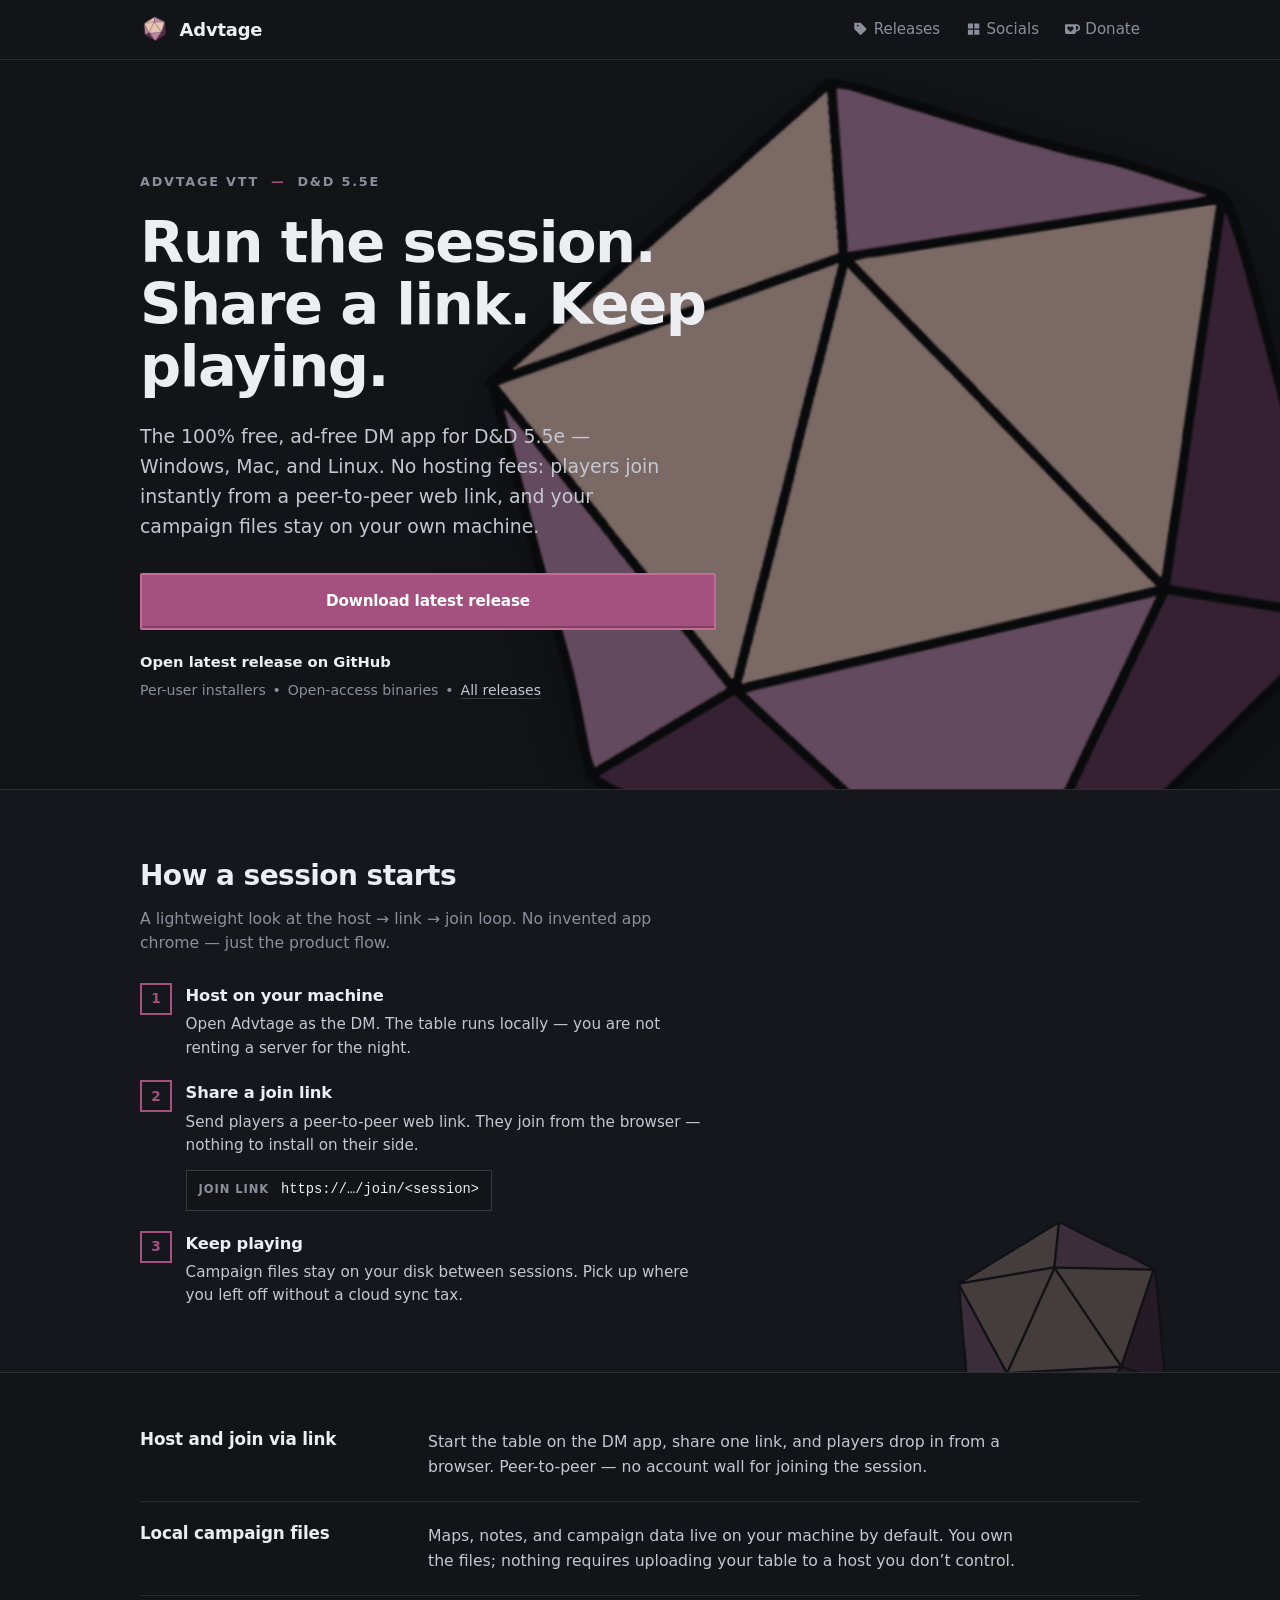
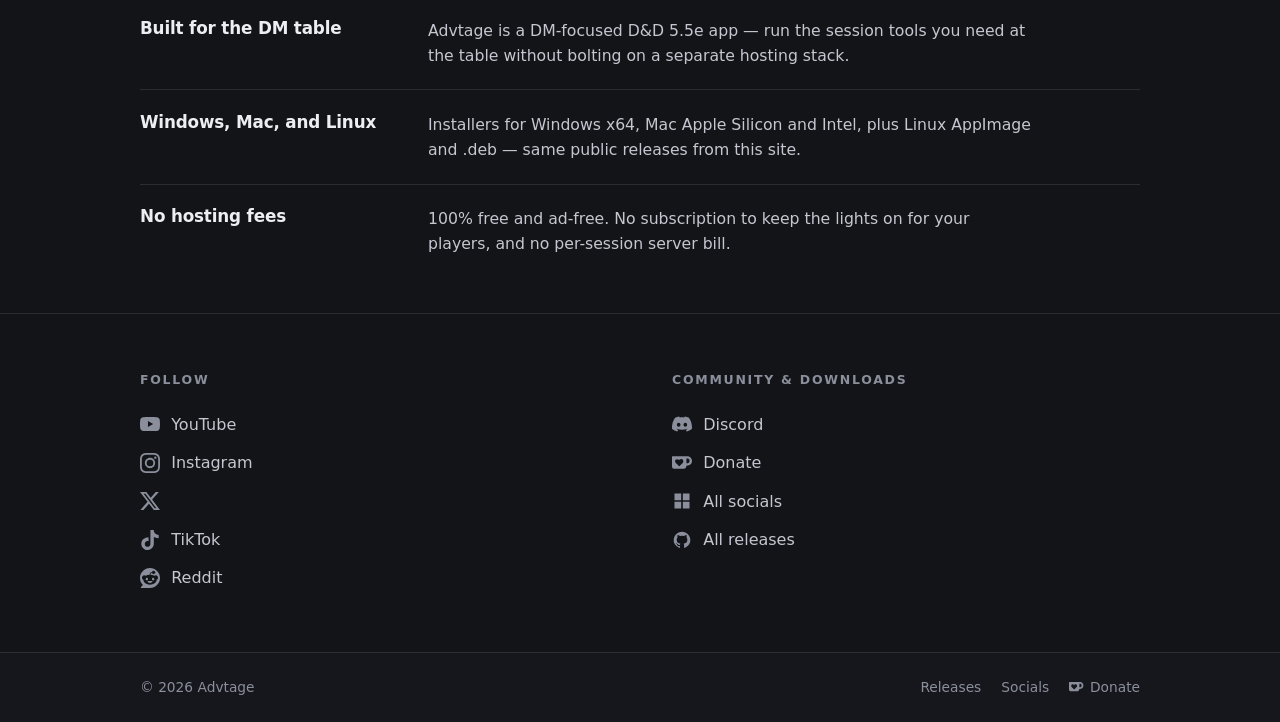
<file: index.html>
<!DOCTYPE html>
<html lang="en">
<head>
  <meta charset="utf-8" />
  <meta name="viewport" content="width=device-width, initial-scale=1" />
  <title>Advtage • DM tools for tabletop sessions</title>
  <meta name="description" content="The 100% free, ad-free DM app for D&amp;D 5.5e — Windows, Mac, and Linux. Zero hosting fees — players join instantly via a peer-to-peer web link while campaign files stay on your machine." />
  <meta property="og:title" content="Advtage — Run the session. Share a link. Keep playing." />
  <meta property="og:description" content="Free, ad-free DM app for D&amp;D 5.5e on Windows, Mac, and Linux. Players join via a peer-to-peer web link; campaign files stay on your machine." />
  <meta property="og:type" content="website" />
  <meta property="og:image" content="assets/adv-die.png" />
  <link rel="icon" href="assets/adv-die.png" type="image/png" />
  <link rel="apple-touch-icon" href="assets/adv-die.png" />
  <link rel="stylesheet" href="styles.css" />
</head>
<body>
  <a class="skip" href="#download-row">Skip to download</a>

  <header class="nav">
    <div class="nav__in">
      <a class="brand" href="index.html" aria-label="Advtage home">
        <img class="brand__icon" src="assets/adv-die.png" alt="" width="30" height="30" />
        <span class="brand__name">Advtage</span>
      </a>
      <nav class="nav__links" aria-label="Primary">
        <a class="nav-link" href="releases.html">
          <svg class="nav-link__icon" viewBox="0 0 24 24" aria-hidden="true"><path d="M20.59 13.41 13.42 20.58a2 2 0 0 1-2.83 0L2 12V2h10l8.59 8.59a2 2 0 0 1 0 2.82ZM7.5 8A1.5 1.5 0 1 0 7.5 5 1.5 1.5 0 0 0 7.5 8Z"/></svg>
          <span>Releases</span>
        </a>
        <a class="nav-link" href="socials.html">
          <svg class="nav-link__icon" viewBox="0 0 24 24" aria-hidden="true"><path d="M3 3h8v8H3V3zm10 0h8v8h-8V3zM3 13h8v8H3v-8zm10 0h8v8h-8v-8z"/></svg>
          <span>Socials</span>
        </a>
        <a class="nav-link" href="https://ko-fi.com/advtage" target="_blank" rel="noopener noreferrer">
          <svg class="nav-link__icon" viewBox="0 0 24 24" aria-hidden="true"><path d="M23.881 8.948c-.773-4.085-4.859-4.593-4.859-4.593H.723c-.604 0-.679.798-.679.798s-.082 7.324-.022 11.822c.164 2.424 2.586 2.672 2.586 2.672s8.267-.023 11.966-.049c2.438-.426 2.683-2.566 2.658-3.734 4.352.24 7.422-2.831 6.649-6.916zm-11.062 3.511c-1.246 1.453-4.011 3.976-4.011 3.976s-.121.119-.31.023c-.076-.057-.108-.09-.108-.09-.443-.441-3.368-3.049-4.034-3.954-.709-.965-1.041-2.7-.091-3.71.951-1.01 3.005-1.086 4.363.407 0 0 1.565-1.782 3.468-.963 1.904.82 1.832 3.011.723 4.311zm6.173.478c-.928.116-1.682.028-1.682.028V7.284h1.77s1.971.551 1.971 2.638c0 1.913-.985 2.667-2.059 3.015z"/></svg>
          <span>Donate</span>
        </a>
      </nav>
    </div>
  </header>

  <main>
    <section class="hero">
      <div class="hero__mark" aria-hidden="true">
        <img class="hero__mark-img" src="assets/adv-die.png" alt="" width="920" height="920" />
      </div>
      <div class="hero__in">
        <div class="hero__text">
          <p class="eyebrow">Advtage VTT <span aria-hidden="true">—</span> D&amp;D 5.5e</p>
          <h1 class="hero__title">Run the session. Share a link. Keep playing.</h1>
          <p class="hero__lede">
            The 100% free, ad-free DM app for D&amp;D 5.5e — Windows, Mac, and Linux.
            No hosting fees: players join instantly from a peer-to-peer web link,
            and your campaign files stay on your own machine.
          </p>

          <div class="actions">
            <div class="dl-row" id="download-row">
              <a class="btn" id="download-btn" href="https://github.com/advtage/advtage.github.io/releases/latest">
                Download for Windows
              </a>
            </div>
          </div>

          <p class="version" id="version-line">Fetching latest version…</p>
          <p class="fine">Per-user installers <span class="mid">•</span> Open-access binaries <span class="mid">•</span> <a class="fine__link" href="releases.html">All releases</a></p>
          <p class="fine fine--caveat" id="mac-caveat" hidden>
            Mac builds are unsigned (not Apple Developer ID signed or notarized).
            First launch may need right-click → Open, or allow in System Settings → Privacy &amp; Security.
          </p>
        </div>
      </div>
    </section>

    <section class="how" aria-label="How a session starts">
      <div class="how__in">
        <div class="how__head">
          <h2 class="how__title">How a session starts</h2>
          <p class="how__lede">A lightweight look at the host → link → join loop. No invented app chrome — just the product flow.</p>
        </div>
        <ol class="how__steps">
          <li class="how-step">
            <span class="how-step__n" aria-hidden="true">1</span>
            <div class="how-step__body">
              <h3 class="how-step__title">Host on your machine</h3>
              <p class="how-step__text">Open Advtage as the DM. The table runs locally — you are not renting a server for the night.</p>
            </div>
          </li>
          <li class="how-step">
            <span class="how-step__n" aria-hidden="true">2</span>
            <div class="how-step__body">
              <h3 class="how-step__title">Share a join link</h3>
              <p class="how-step__text">Send players a peer-to-peer web link. They join from the browser — nothing to install on their side.</p>
              <div class="how-demo" aria-hidden="true">
                <span class="how-demo__label">Join link</span>
                <code class="how-demo__url">https://…/join/&lt;session&gt;</code>
              </div>
            </div>
          </li>
          <li class="how-step">
            <span class="how-step__n" aria-hidden="true">3</span>
            <div class="how-step__body">
              <h3 class="how-step__title">Keep playing</h3>
              <p class="how-step__text">Campaign files stay on your disk between sessions. Pick up where you left off without a cloud sync tax.</p>
            </div>
          </li>
        </ol>
        <div class="how__mark" aria-hidden="true">
          <img src="assets/adv-die.png" alt="" width="220" height="220" />
        </div>
      </div>
    </section>

    <section class="features" aria-label="Product features">
      <div class="features__in">
        <article class="feature">
          <h2 class="feature__title">Host and join via link</h2>
          <p class="feature__text">Start the table on the DM app, share one link, and players drop in from a browser. Peer-to-peer — no account wall for joining the session.</p>
        </article>
        <article class="feature">
          <h2 class="feature__title">Local campaign files</h2>
          <p class="feature__text">Maps, notes, and campaign data live on your machine by default. You own the files; nothing requires uploading your table to a host you don’t control.</p>
        </article>
        <article class="feature">
          <h2 class="feature__title">Built for the DM table</h2>
          <p class="feature__text">Advtage is a DM-focused D&amp;D 5.5e app — run the session tools you need at the table without bolting on a separate hosting stack.</p>
        </article>
        <article class="feature">
          <h2 class="feature__title">Windows, Mac, and Linux</h2>
          <p class="feature__text">Installers for Windows x64, Mac Apple Silicon and Intel, plus Linux AppImage and .deb — same public releases from this site.</p>
        </article>
        <article class="feature">
          <h2 class="feature__title">No hosting fees</h2>
          <p class="feature__text">100% free and ad-free. No subscription to keep the lights on for your players, and no per-session server bill.</p>
        </article>
      </div>
    </section>

    <section class="links">
      <div class="links__in">
        <div class="group">
          <h2 class="group__label">Follow</h2>
          <ul class="group__list" id="social-links-social">
            <li>
              <a class="slink" href="https://www.youtube.com/@advtagevtt" target="_blank" rel="noopener noreferrer">
                <svg class="slink__icon" viewBox="0 0 24 24" aria-hidden="true"><path d="M23.498 6.186a3.016 3.016 0 0 0-2.122-2.136C19.505 3.545 12 3.545 12 3.545s-7.505 0-9.377.505A3.017 3.017 0 0 0 .502 6.186C0 8.07 0 12 0 12s0 3.93.502 5.814a3.016 3.016 0 0 0 2.122 2.136c1.871.505 9.376.505 9.376.505s7.505 0 9.377-.505a3.015 3.015 0 0 0 2.122-2.136C24 15.93 24 12 24 12s0-3.93-.502-5.814zM9.545 15.568V8.432L15.818 12l-6.273 3.568z"/></svg>
                <span>YouTube</span>
              </a>
            </li>
            <li>
              <a class="slink" href="https://www.instagram.com/advtagevtt" target="_blank" rel="noopener noreferrer">
                <svg class="slink__icon" viewBox="0 0 24 24" aria-hidden="true"><path d="M7.0301.084c-1.2768.0602-2.1487.264-2.911.5634-.7888.3075-1.4575.72-2.1228 1.3877-.6652.6677-1.075 1.3368-1.3802 2.127-.2954.7638-.4956 1.6365-.552 2.914-.0564 1.2775-.0689 1.6882-.0626 4.947.0062 3.2586.0206 3.6671.0825 4.9473.061 1.2765.264 2.1482.5635 2.9107.308.7889.72 1.4573 1.388 2.1228.6679.6655 1.3365 1.0743 2.1285 1.38.7632.295 1.6361.4961 2.9134.552 1.2773.056 1.6884.069 4.9462.0627 3.2578-.0062 3.668-.0207 4.9478-.0814 1.28-.0607 2.147-.2652 2.9098-.5633.7889-.3086 1.4578-.72 2.1228-1.3881.665-.6682 1.0745-1.3378 1.3795-2.1284.2957-.7632.4966-1.636.552-2.9124.056-1.2809.0692-1.6898.063-4.948-.0063-3.2583-.021-3.6668-.0817-4.9465-.0607-1.2797-.264-2.1487-.5633-2.9117-.3084-.7889-.72-1.4568-1.3876-2.1228C21.2982 1.33 20.628.9208 19.8378.6165 19.074.321 18.2017.1197 16.9244.0645 15.6471.0093 15.236-.005 11.977.0014 8.718.0076 8.31.0215 7.0301.0839m.1402 21.6932c-1.17-.0509-1.8053-.2453-2.2287-.408-.5606-.216-.96-.4771-1.3819-.895-.422-.4178-.6811-.8186-.9-1.378-.1644-.4234-.3624-1.058-.4171-2.228-.0595-1.2645-.072-1.6442-.079-4.848-.007-3.2037.0053-3.583.0607-4.848.05-1.169.2456-1.805.408-2.2282.216-.5613.4762-.96.895-1.3816.4188-.4217.8184-.6814 1.3783-.9003.423-.1651 1.0575-.3614 2.227-.4171 1.2655-.06 1.6447-.072 4.848-.079 3.2033-.007 3.5835.005 4.8495.0608 1.169.0508 1.8053.2445 2.228.408.5608.216.96.4754 1.3816.895.4217.4194.6816.8176.9005 1.3787.1653.4217.3617 1.056.4169 2.2263.0602 1.2655.0739 1.645.0796 4.848.0058 3.203-.0055 3.5834-.061 4.848-.051 1.17-.245 1.8055-.408 2.2294-.216.5604-.4763.96-.8954 1.3814-.419.4215-.8181.6811-1.3783.9-.4224.1649-1.0577.3617-2.2262.4174-1.2656.0595-1.6448.072-4.8493.079-3.2045.007-3.5825-.006-4.848-.0608M16.953 5.5864A1.44 1.44 0 1 0 18.39 4.144a1.44 1.44 0 0 0-1.437 1.4424M5.8385 12.012c.0067 3.4032 2.7706 6.1557 6.173 6.1493 3.4026-.0065 6.157-2.7701 6.1506-6.1733-.0065-3.4032-2.771-6.1565-6.174-6.1498-3.403.0067-6.156 2.771-6.1496 6.1738M8 12.0077a4 4 0 1 1 4.008 3.9921A3.9996 3.9996 0 0 1 8 12.0077"/></svg>
                <span>Instagram</span>
              </a>
            </li>
            <li>
              <a class="slink" href="https://x.com/AdvtageVTT" target="_blank" rel="noopener noreferrer" aria-label="X">
                <svg class="slink__icon" viewBox="0 0 24 24" aria-hidden="true"><path d="M18.901 1.153h3.68l-8.04 9.19L24 22.846h-7.406l-5.8-7.584-6.638 7.584H.474l8.6-9.83L0 1.154h7.594l5.243 6.932ZM17.61 20.644h2.039L6.486 3.24H4.298Z"/></svg>
              </a>
            </li>
            <li>
              <a class="slink" href="https://www.tiktok.com/@advtagevtt" target="_blank" rel="noopener noreferrer">
                <svg class="slink__icon" viewBox="0 0 24 24" aria-hidden="true"><path d="M12.525.02c1.31-.02 2.61-.01 3.91-.02.08 1.53.63 3.09 1.75 4.17 1.12 1.11 2.7 1.62 4.24 1.79v4.03c-1.44-.05-2.89-.35-4.2-.97-.57-.26-1.1-.59-1.62-.93-.01 2.92.01 5.84-.02 8.75-.08 1.4-.54 2.79-1.35 3.94-1.31 1.92-3.58 3.17-5.91 3.21-1.43.08-2.86-.31-4.08-1.03-2.02-1.19-3.44-3.37-3.65-5.71-.02-.5-.03-1-.01-1.49.18-1.9 1.12-3.72 2.58-4.96 1.66-1.44 3.98-2.13 6.15-1.72.02 1.48-.04 2.96-.04 4.44-.99-.32-2.15-.23-3.02.37-.63.41-1.11 1.04-1.36 1.75-.21.51-.15 1.07-.14 1.61.24 1.64 1.82 3.02 3.5 2.87 1.12-.01 2.19-.66 2.77-1.61.19-.33.4-.67.41-1.06.1-1.79.06-3.57.07-5.36.01-4.03-.01-8.05.02-12.07z"/></svg>
                <span>TikTok</span>
              </a>
            </li>
            <li>
              <a class="slink" href="https://www.reddit.com/user/advtagevtt/" target="_blank" rel="noopener noreferrer">
                <svg class="slink__icon" viewBox="0 0 24 24" aria-hidden="true"><path d="M12 0C5.373 0 0 5.373 0 12c0 3.314 1.343 6.314 3.515 8.485l-2.286 2.286C.775 23.225 1.097 24 1.738 24H12c6.627 0 12-5.373 12-12S18.627 0 12 0Zm4.388 3.199c1.104 0 1.999.895 1.999 1.999 0 1.105-.895 2-1.999 2-.946 0-1.739-.657-1.947-1.539v.002c-1.147.162-2.032 1.15-2.032 2.341v.007c1.776.067 3.4.567 4.686 1.363.473-.363 1.064-.58 1.707-.58 1.547 0 2.802 1.254 2.802 2.802 0 1.117-.655 2.081-1.601 2.531-.088 3.256-3.637 5.876-7.997 5.876-4.361 0-7.905-2.617-7.998-5.87-.954-.447-1.614-1.415-1.614-2.538 0-1.548 1.255-2.802 2.803-2.802.645 0 1.239.218 1.712.585 1.275-.79 2.881-1.291 4.64-1.365v-.01c0-1.663 1.263-3.034 2.88-3.207.188-.911.993-1.595 1.959-1.595Zm-8.085 8.376c-.784 0-1.459.78-1.506 1.797-.047 1.016.64 1.429 1.426 1.429.786 0 1.371-.369 1.418-1.385.047-1.017-.553-1.841-1.338-1.841Zm7.406 0c-.786 0-1.385.824-1.338 1.841.047 1.017.634 1.385 1.418 1.385.785 0 1.473-.413 1.426-1.429-.046-1.017-.721-1.797-1.506-1.797Zm-3.703 4.013c-.974 0-1.907.048-2.77.135-.147.015-.241.168-.183.305.483 1.154 1.622 1.964 2.953 1.964 1.33 0 2.47-.81 2.953-1.964.057-.137-.037-.29-.184-.305-.863-.087-1.795-.135-2.769-.135Z"/></svg>
                <span>Reddit</span>
              </a>
            </li>
          </ul>
        </div>

        <div class="group">
          <h2 class="group__label">Community &amp; downloads</h2>
          <ul class="group__list" id="social-links-community">
            <li>
              <a class="slink" href="https://discord.gg/P9cmzxJrYT" target="_blank" rel="noopener noreferrer">
                <svg class="slink__icon" viewBox="0 0 24 24" aria-hidden="true"><path d="M20.317 4.3698a19.7913 19.7913 0 00-4.8851-1.5152.0741.0741 0 00-.0785.0371c-.211.3753-.4447.8648-.6083 1.2495-1.8447-.2762-3.68-.2762-5.4868 0-.1636-.3933-.4058-.8742-.6177-1.2495a.077.077 0 00-.0785-.037 19.7363 19.7363 0 00-4.8852 1.515.0699.0699 0 00-.0321.0277C.5334 9.0458-.319 13.5799.0992 18.0578a.0824.0824 0 00.0312.0561c2.0528 1.5076 4.0413 2.4228 5.9929 3.0294a.077.077 0 00.0842-.0276c.4616-.6304.8731-1.2952 1.226-1.9942a.076.076 0 00-.0416-.1057c-.6528-.2476-1.2743-.5495-1.8722-.8923a.077.077 0 01-.0076-.1277c.1258-.0943.2517-.1923.3718-.2914a.0743.0743 0 01.0776-.0105c3.9278 1.7933 8.18 1.7933 12.0614 0a.0739.0739 0 01.0785.0095c.1202.099.246.1981.3728.2924a.077.077 0 01-.0066.1276 12.2986 12.2986 0 01-1.873.8914.0766.0766 0 00-.0407.1067c.3604.698.7719 1.3628 1.225 1.9932a.076.076 0 00.0842.0286c1.961-.6067 3.9495-1.5219 6.0023-3.0294a.077.077 0 00.0313-.0552c.5004-5.177-.8382-9.6739-3.5485-13.6604a.061.061 0 00-.0312-.0286zM8.02 15.3312c-1.1825 0-2.1569-1.0857-2.1569-2.419 0-1.3332.9555-2.4189 2.157-2.4189 1.2108 0 2.1757 1.0952 2.1568 2.419 0 1.3332-.9555 2.4189-2.1569 2.4189zm7.9748 0c-1.1825 0-2.1569-1.0857-2.1569-2.419 0-1.3332.9554-2.4189 2.1569-2.4189 1.2108 0 2.1757 1.0952 2.1568 2.419 0 1.3332-.946 2.4189-2.1568 2.4189Z"/></svg>
                <span>Discord</span>
              </a>
            </li>
            <li>
              <a class="slink" href="https://ko-fi.com/advtage" target="_blank" rel="noopener noreferrer">
                <svg class="slink__icon" viewBox="0 0 24 24" aria-hidden="true"><path d="M23.881 8.948c-.773-4.085-4.859-4.593-4.859-4.593H.723c-.604 0-.679.798-.679.798s-.082 7.324-.022 11.822c.164 2.424 2.586 2.672 2.586 2.672s8.267-.023 11.966-.049c2.438-.426 2.683-2.566 2.658-3.734 4.352.24 7.422-2.831 6.649-6.916zm-11.062 3.511c-1.246 1.453-4.011 3.976-4.011 3.976s-.121.119-.31.023c-.076-.057-.108-.09-.108-.09-.443-.441-3.368-3.049-4.034-3.954-.709-.965-1.041-2.7-.091-3.71.951-1.01 3.005-1.086 4.363.407 0 0 1.565-1.782 3.468-.963 1.904.82 1.832 3.011.723 4.311zm6.173.478c-.928.116-1.682.028-1.682.028V7.284h1.77s1.971.551 1.971 2.638c0 1.913-.985 2.667-2.059 3.015z"/></svg>
                <span>Donate</span>
              </a>
            </li>
            <li>
              <a class="slink" href="socials.html">
                <svg class="slink__icon" viewBox="0 0 24 24" aria-hidden="true"><path d="M3 3h8v8H3V3zm10 0h8v8h-8V3zM3 13h8v8H3v-8zm10 0h8v8h-8v-8z"/></svg>
                <span>All socials</span>
              </a>
            </li>
            <li>
              <a class="slink" href="releases.html">
                <svg class="slink__icon" viewBox="0 0 24 24" aria-hidden="true"><path d="M12 2a10 10 0 0 0-3.16 19.49c.5.09.68-.22.68-.48v-1.7c-2.78.6-3.37-1.34-3.37-1.34-.45-1.16-1.11-1.47-1.11-1.47-.9-.62.07-.6.07-.6 1 .07 1.53 1.03 1.53 1.03.9 1.53 2.36 1.09 2.94.83.09-.65.35-1.09.63-1.34-2.22-.25-4.55-1.11-4.55-4.94 0-1.09.39-1.98 1.03-2.68-.1-.26-.45-1.28.1-2.66 0 0 .84-.27 2.75 1.02a9.5 9.5 0 0 1 5 0c1.91-1.29 2.75-1.02 2.75-1.02.55 1.38.2 2.4.1 2.66.64.7 1.03 1.59 1.03 2.68 0 3.84-2.34 4.68-4.57 4.93.36.31.68.92.68 1.85v2.74c0 .27.18.58.69.48A10 10 0 0 0 12 2Z"/></svg>
                <span>All releases</span>
              </a>
            </li>
          </ul>
        </div>
      </div>
    </section>
  </main>

  <footer class="foot">
    <div class="foot__in">
      <span>&copy; <span id="year"></span> Advtage</span>
      <div class="foot__links">
        <a href="releases.html">Releases</a>
        <a href="socials.html">Socials</a>
        <a class="donate-link" href="https://ko-fi.com/advtage" target="_blank" rel="noopener noreferrer">
          <svg class="donate-link__icon" viewBox="0 0 24 24" aria-hidden="true"><path d="M23.881 8.948c-.773-4.085-4.859-4.593-4.859-4.593H.723c-.604 0-.679.798-.679.798s-.082 7.324-.022 11.822c.164 2.424 2.586 2.672 2.586 2.672s8.267-.023 11.966-.049c2.438-.426 2.683-2.566 2.658-3.734 4.352.24 7.422-2.831 6.649-6.916zm-11.062 3.511c-1.246 1.453-4.011 3.976-4.011 3.976s-.121.119-.31.023c-.076-.057-.108-.09-.108-.09-.443-.441-3.368-3.049-4.034-3.954-.709-.965-1.041-2.7-.091-3.71.951-1.01 3.005-1.086 4.363.407 0 0 1.565-1.782 3.468-.963 1.904.82 1.832 3.011.723 4.311zm6.173.478c-.928.116-1.682.028-1.682.028V7.284h1.77s1.971.551 1.971 2.638c0 1.913-.985 2.667-2.059 3.015z"/></svg>
          <span>Donate</span>
        </a>
      </div>
    </div>
  </footer>

  <script src="os-icons.js"></script>
  <script src="main.js"></script>
</body>
</html>
</file>
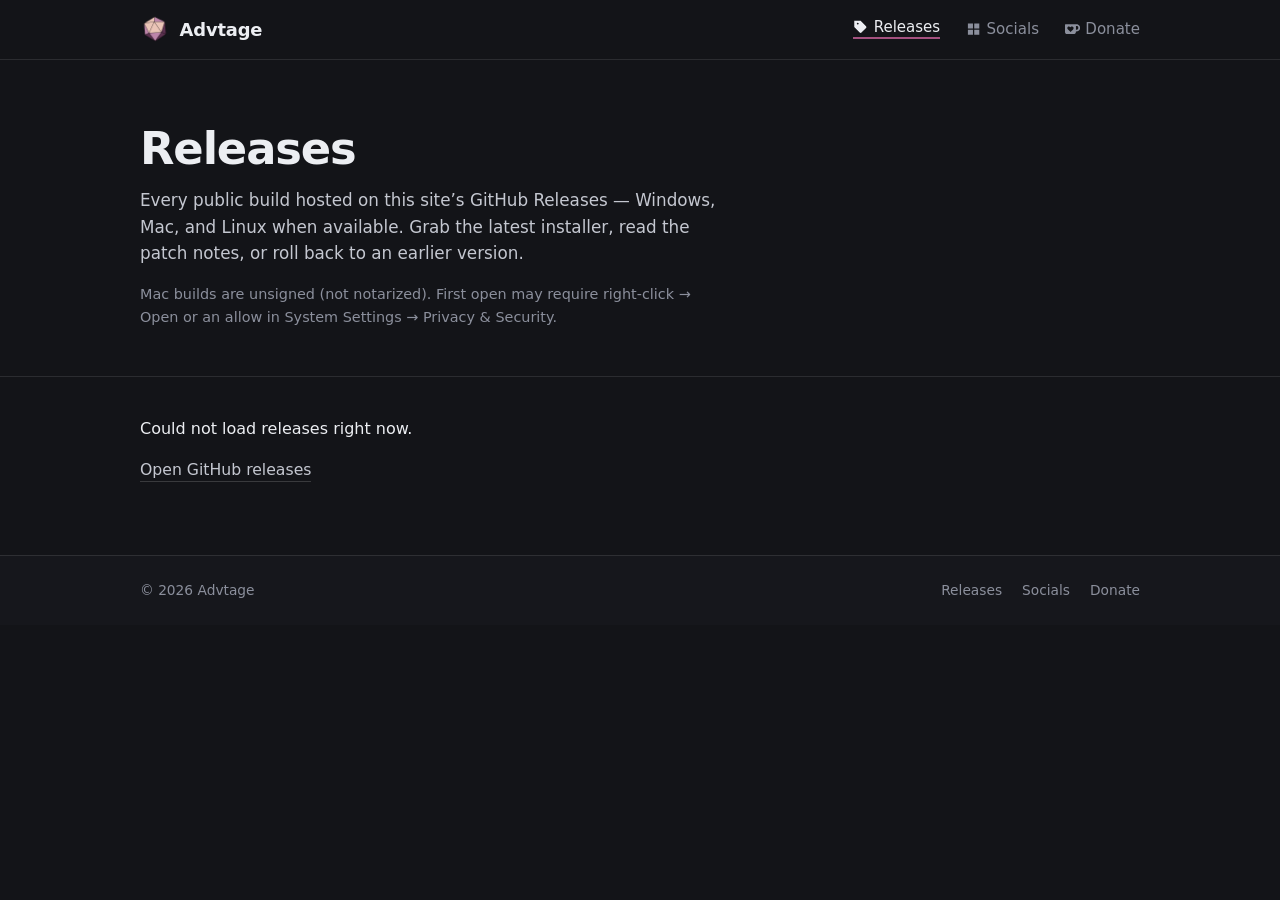
<file: releases.html>
<!DOCTYPE html>
<html lang="en">
<head>
  <meta charset="utf-8" />
  <meta name="viewport" content="width=device-width, initial-scale=1" />
  <title>Releases • Advtage</title>
  <meta name="description" content="Download Advtage for Windows, Mac, and Linux — browse every public release and patch notes." />
  <meta property="og:title" content="Advtage Releases" />
  <meta property="og:description" content="Download Advtage for Windows, Mac, and Linux — browse every public release and patch notes." />
  <meta property="og:type" content="website" />
  <meta property="og:image" content="assets/adv-die.png" />
  <link rel="icon" href="assets/adv-die.png" type="image/png" />
  <link rel="apple-touch-icon" href="assets/adv-die.png" />
  <link rel="stylesheet" href="styles.css" />
</head>
<body>
  <a class="skip" href="#releases-list">Skip to releases</a>

  <header class="nav">
    <div class="nav__in">
      <a class="brand" href="index.html" aria-label="Advtage home">
        <img class="brand__icon" src="assets/adv-die.png" alt="" width="30" height="30" />
        <span class="brand__name">Advtage</span>
      </a>
      <nav class="nav__links" aria-label="Primary">
        <a class="nav-link" href="releases.html" aria-current="page">
          <svg class="nav-link__icon" viewBox="0 0 24 24" aria-hidden="true"><path d="M20.59 13.41 13.42 20.58a2 2 0 0 1-2.83 0L2 12V2h10l8.59 8.59a2 2 0 0 1 0 2.82ZM7.5 8A1.5 1.5 0 1 0 7.5 5 1.5 1.5 0 0 0 7.5 8Z"/></svg>
          <span>Releases</span>
        </a>
        <a class="nav-link" href="socials.html">
          <svg class="nav-link__icon" viewBox="0 0 24 24" aria-hidden="true"><path d="M3 3h8v8H3V3zm10 0h8v8h-8V3zM3 13h8v8H3v-8zm10 0h8v8h-8v-8z"/></svg>
          <span>Socials</span>
        </a>
        <a class="nav-link" href="https://ko-fi.com/advtage" target="_blank" rel="noopener noreferrer">
          <svg class="nav-link__icon" viewBox="0 0 24 24" aria-hidden="true"><path d="M23.881 8.948c-.773-4.085-4.859-4.593-4.859-4.593H.723c-.604 0-.679.798-.679.798s-.082 7.324-.022 11.822c.164 2.424 2.586 2.672 2.586 2.672s8.267-.023 11.966-.049c2.438-.426 2.683-2.566 2.658-3.734 4.352.24 7.422-2.831 6.649-6.916zm-11.062 3.511c-1.246 1.453-4.011 3.976-4.011 3.976s-.121.119-.31.023c-.076-.057-.108-.09-.108-.09-.443-.441-3.368-3.049-4.034-3.954-.709-.965-1.041-2.7-.091-3.71.951-1.01 3.005-1.086 4.363.407 0 0 1.565-1.782 3.468-.963 1.904.82 1.832 3.011.723 4.311zm6.173.478c-.928.116-1.682.028-1.682.028V7.284h1.77s1.971.551 1.971 2.638c0 1.913-.985 2.667-2.059 3.015z"/></svg>
          <span>Donate</span>
        </a>
      </nav>
    </div>
  </header>

  <main>
    <section class="page-head">
      <div class="page-head__in">
        <h1 class="page-head__title">Releases</h1>
        <p class="page-head__lede">
          Every public build hosted on this site’s GitHub Releases — Windows, Mac, and Linux when available. Grab the latest installer, read the patch notes, or roll back to an earlier version.
        </p>
        <p class="page-head__note">
          Mac builds are unsigned (not notarized). First open may require right-click → Open or an allow in System Settings → Privacy &amp; Security.
        </p>
      </div>
    </section>

    <section class="releases" aria-label="Release list">
      <div class="releases__in" id="releases-list" role="status" aria-live="polite">
        <p class="releases__status">Loading releases…</p>
      </div>
    </section>
  </main>

  <footer class="foot">
    <div class="foot__in">
      <span>&copy; <span id="year"></span> Advtage</span>
      <div class="foot__links">
        <a href="releases.html">Releases</a>
        <a href="socials.html">Socials</a>
        <a href="https://ko-fi.com/advtage" target="_blank" rel="noopener noreferrer">Donate</a>
      </div>
    </div>
  </footer>

  <script src="os-icons.js"></script>
  <script src="releases.js"></script>
</body>
</html>
</file>
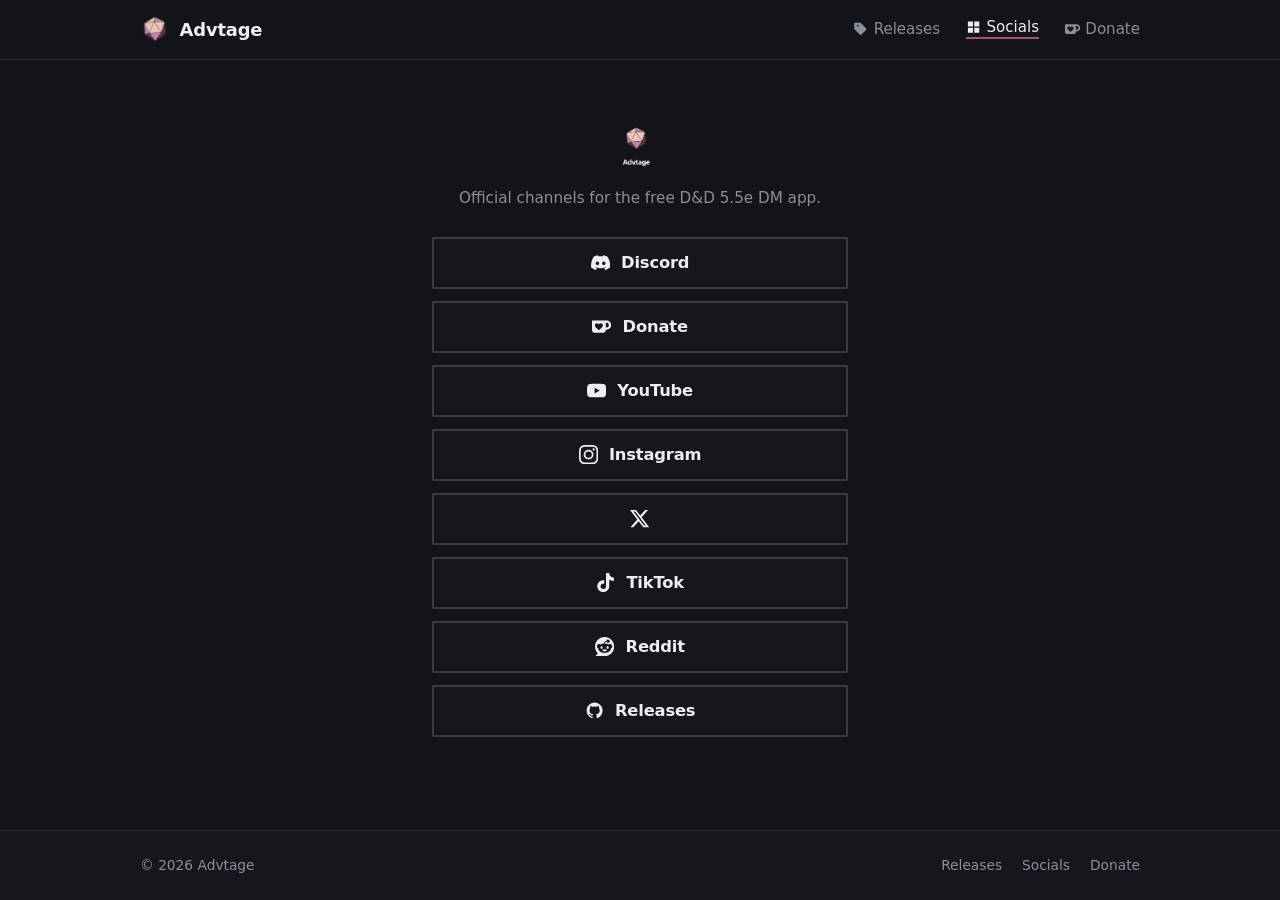
<file: socials.html>
<!DOCTYPE html>
<html lang="en">
<head>
  <meta charset="utf-8" />
  <meta name="viewport" content="width=device-width, initial-scale=1" />
  <title>Socials • Advtage</title>
  <meta name="description" content="Official Advtage channels — Discord, Donate, YouTube, Instagram, X, TikTok, Reddit, and releases." />
  <meta property="og:title" content="Advtage Socials" />
  <meta property="og:description" content="Official Advtage channels — Discord, Donate, YouTube, Instagram, X, TikTok, Reddit, and releases." />
  <meta property="og:type" content="website" />
  <meta property="og:image" content="assets/adv-die.png" />
  <link rel="icon" href="assets/adv-die.png" type="image/png" />
  <link rel="apple-touch-icon" href="assets/adv-die.png" />
  <link rel="stylesheet" href="styles.css" />
</head>
<body class="page-socials">
  <a class="skip" href="#socials-list">Skip to socials</a>

  <header class="nav">
    <div class="nav__in">
      <a class="brand" href="index.html" aria-label="Advtage home">
        <img class="brand__icon" src="assets/adv-die.png" alt="" width="30" height="30" />
        <span class="brand__name">Advtage</span>
      </a>
      <nav class="nav__links" aria-label="Primary">
        <a class="nav-link" href="releases.html">
          <svg class="nav-link__icon" viewBox="0 0 24 24" aria-hidden="true"><path d="M20.59 13.41 13.42 20.58a2 2 0 0 1-2.83 0L2 12V2h10l8.59 8.59a2 2 0 0 1 0 2.82ZM7.5 8A1.5 1.5 0 1 0 7.5 5 1.5 1.5 0 0 0 7.5 8Z"/></svg>
          <span>Releases</span>
        </a>
        <a class="nav-link" href="socials.html" aria-current="page">
          <svg class="nav-link__icon" viewBox="0 0 24 24" aria-hidden="true"><path d="M3 3h8v8H3V3zm10 0h8v8h-8V3zM3 13h8v8H3v-8zm10 0h8v8h-8v-8z"/></svg>
          <span>Socials</span>
        </a>
        <a class="nav-link" href="https://ko-fi.com/advtage" target="_blank" rel="noopener noreferrer">
          <svg class="nav-link__icon" viewBox="0 0 24 24" aria-hidden="true"><path d="M23.881 8.948c-.773-4.085-4.859-4.593-4.859-4.593H.723c-.604 0-.679.798-.679.798s-.082 7.324-.022 11.822c.164 2.424 2.586 2.672 2.586 2.672s8.267-.023 11.966-.049c2.438-.426 2.683-2.566 2.658-3.734 4.352.24 7.422-2.831 6.649-6.916zm-11.062 3.511c-1.246 1.453-4.011 3.976-4.011 3.976s-.121.119-.31.023c-.076-.057-.108-.09-.108-.09-.443-.441-3.368-3.049-4.034-3.954-.709-.965-1.041-2.7-.091-3.71.951-1.01 3.005-1.086 4.363.407 0 0 1.565-1.782 3.468-.963 1.904.82 1.832 3.011.723 4.311zm6.173.478c-.928.116-1.682.028-1.682.028V7.284h1.77s1.971.551 1.971 2.638c0 1.913-.985 2.667-2.059 3.015z"/></svg>
          <span>Donate</span>
        </a>
      </nav>
    </div>
  </header>

  <main>
    <section class="lt" aria-label="Official channels" id="socials-list">
      <div class="lt__in">
        <header class="lt__profile">
          <img class="lt__logo" src="assets/adv-logo-stacked.png" alt="Advtage" />
          <p class="lt__bio">Official channels for the free D&amp;D 5.5e DM app.</p>
        </header>

        <ul class="lt__links">
          <li>
            <a class="lt-btn" href="https://discord.gg/P9cmzxJrYT" target="_blank" rel="noopener noreferrer">
              <svg class="lt-btn__icon" viewBox="0 0 24 24" aria-hidden="true"><path d="M20.317 4.3698a19.7913 19.7913 0 00-4.8851-1.5152.0741.0741 0 00-.0785.0371c-.211.3753-.4447.8648-.6083 1.2495-1.8447-.2762-3.68-.2762-5.4868 0-.1636-.3933-.4058-.8742-.6177-1.2495a.077.077 0 00-.0785-.037 19.7363 19.7363 0 00-4.8852 1.515.0699.0699 0 00-.0321.0277C.5334 9.0458-.319 13.5799.0992 18.0578a.0824.0824 0 00.0312.0561c2.0528 1.5076 4.0413 2.4228 5.9929 3.0294a.077.077 0 00.0842-.0276c.4616-.6304.8731-1.2952 1.226-1.9942a.076.076 0 00-.0416-.1057c-.6528-.2476-1.2743-.5495-1.8722-.8923a.077.077 0 01-.0076-.1277c.1258-.0943.2517-.1923.3718-.2914a.0743.0743 0 01.0776-.0105c3.9278 1.7933 8.18 1.7933 12.0614 0a.0739.0739 0 01.0785.0095c.1202.099.246.1981.3728.2924a.077.077 0 01-.0066.1276 12.2986 12.2986 0 01-1.873.8914.0766.0766 0 00-.0407.1067c.3604.698.7719 1.3628 1.225 1.9932a.076.076 0 00.0842.0286c1.961-.6067 3.9495-1.5219 6.0023-3.0294a.077.077 0 00.0313-.0552c.5004-5.177-.8382-9.6739-3.5485-13.6604a.061.061 0 00-.0312-.0286zM8.02 15.3312c-1.1825 0-2.1569-1.0857-2.1569-2.419 0-1.3332.9555-2.4189 2.157-2.4189 1.2108 0 2.1757 1.0952 2.1568 2.419 0 1.3332-.9555 2.4189-2.1569 2.4189zm7.9748 0c-1.1825 0-2.1569-1.0857-2.1569-2.419 0-1.3332.9554-2.4189 2.1569-2.4189 1.2108 0 2.1757 1.0952 2.1568 2.419 0 1.3332-.946 2.4189-2.1568 2.4189Z"/></svg>
              <span class="lt-btn__label">Discord</span>
            </a>
          </li>
          <li>
            <a class="lt-btn" href="https://ko-fi.com/advtage" target="_blank" rel="noopener noreferrer">
              <svg class="lt-btn__icon" viewBox="0 0 24 24" aria-hidden="true"><path d="M23.881 8.948c-.773-4.085-4.859-4.593-4.859-4.593H.723c-.604 0-.679.798-.679.798s-.082 7.324-.022 11.822c.164 2.424 2.586 2.672 2.586 2.672s8.267-.023 11.966-.049c2.438-.426 2.683-2.566 2.658-3.734 4.352.24 7.422-2.831 6.649-6.916zm-11.062 3.511c-1.246 1.453-4.011 3.976-4.011 3.976s-.121.119-.31.023c-.076-.057-.108-.09-.108-.09-.443-.441-3.368-3.049-4.034-3.954-.709-.965-1.041-2.7-.091-3.71.951-1.01 3.005-1.086 4.363.407 0 0 1.565-1.782 3.468-.963 1.904.82 1.832 3.011.723 4.311zm6.173.478c-.928.116-1.682.028-1.682.028V7.284h1.77s1.971.551 1.971 2.638c0 1.913-.985 2.667-2.059 3.015z"/></svg>
              <span class="lt-btn__label">Donate</span>
            </a>
          </li>
          <li>
            <a class="lt-btn" href="https://www.youtube.com/@advtagevtt" target="_blank" rel="noopener noreferrer">
              <svg class="lt-btn__icon" viewBox="0 0 24 24" aria-hidden="true"><path d="M23.498 6.186a3.016 3.016 0 0 0-2.122-2.136C19.505 3.545 12 3.545 12 3.545s-7.505 0-9.377.505A3.017 3.017 0 0 0 .502 6.186C0 8.07 0 12 0 12s0 3.93.502 5.814a3.016 3.016 0 0 0 2.122 2.136c1.871.505 9.376.505 9.376.505s7.505 0 9.377-.505a3.015 3.015 0 0 0 2.122-2.136C24 15.93 24 12 24 12s0-3.93-.502-5.814zM9.545 15.568V8.432L15.818 12l-6.273 3.568z"/></svg>
              <span class="lt-btn__label">YouTube</span>
            </a>
          </li>
          <li>
            <a class="lt-btn" href="https://www.instagram.com/advtagevtt" target="_blank" rel="noopener noreferrer">
              <svg class="lt-btn__icon" viewBox="0 0 24 24" aria-hidden="true"><path d="M7.0301.084c-1.2768.0602-2.1487.264-2.911.5634-.7888.3075-1.4575.72-2.1228 1.3877-.6652.6677-1.075 1.3368-1.3802 2.127-.2954.7638-.4956 1.6365-.552 2.914-.0564 1.2775-.0689 1.6882-.0626 4.947.0062 3.2586.0206 3.6671.0825 4.9473.061 1.2765.264 2.1482.5635 2.9107.308.7889.72 1.4573 1.388 2.1228.6679.6655 1.3365 1.0743 2.1285 1.38.7632.295 1.6361.4961 2.9134.552 1.2773.056 1.6884.069 4.9462.0627 3.2578-.0062 3.668-.0207 4.9478-.0814 1.28-.0607 2.147-.2652 2.9098-.5633.7889-.3086 1.4578-.72 2.1228-1.3881.665-.6682 1.0745-1.3378 1.3795-2.1284.2957-.7632.4966-1.636.552-2.9124.056-1.2809.0692-1.6898.063-4.948-.0063-3.2583-.021-3.6668-.0817-4.9465-.0607-1.2797-.264-2.1487-.5633-2.9117-.3084-.7889-.72-1.4568-1.3876-2.1228C21.2982 1.33 20.628.9208 19.8378.6165 19.074.321 18.2017.1197 16.9244.0645 15.6471.0093 15.236-.005 11.977.0014 8.718.0076 8.31.0215 7.0301.0839m.1402 21.6932c-1.17-.0509-1.8053-.2453-2.2287-.408-.5606-.216-.96-.4771-1.3819-.895-.422-.4178-.6811-.8186-.9-1.378-.1644-.4234-.3624-1.058-.4171-2.228-.0595-1.2645-.072-1.6442-.079-4.848-.007-3.2037.0053-3.583.0607-4.848.05-1.169.2456-1.805.408-2.2282.216-.5613.4762-.96.895-1.3816.4188-.4217.8184-.6814 1.3783-.9003.423-.1651 1.0575-.3614 2.227-.4171 1.2655-.06 1.6447-.072 4.848-.079 3.2033-.007 3.5835.005 4.8495.0608 1.169.0508 1.8053.2445 2.228.408.5608.216.96.4754 1.3816.895.4217.4194.6816.8176.9005 1.3787.1653.4217.3617 1.056.4169 2.2263.0602 1.2655.0739 1.645.0796 4.848.0058 3.203-.0055 3.5834-.061 4.848-.051 1.17-.245 1.8055-.408 2.2294-.216.5604-.4763.96-.8954 1.3814-.419.4215-.8181.6811-1.3783.9-.4224.1649-1.0577.3617-2.2262.4174-1.2656.0595-1.6448.072-4.8493.079-3.2045.007-3.5825-.006-4.848-.0608M16.953 5.5864A1.44 1.44 0 1 0 18.39 4.144a1.44 1.44 0 0 0-1.437 1.4424M5.8385 12.012c.0067 3.4032 2.7706 6.1557 6.173 6.1493 3.4026-.0065 6.157-2.7701 6.1506-6.1733-.0065-3.4032-2.771-6.1565-6.174-6.1498-3.403.0067-6.156 2.771-6.1496 6.1738M8 12.0077a4 4 0 1 1 4.008 3.9921A3.9996 3.9996 0 0 1 8 12.0077"/></svg>
              <span class="lt-btn__label">Instagram</span>
            </a>
          </li>
          <li>
            <a class="lt-btn" href="https://x.com/AdvtageVTT" target="_blank" rel="noopener noreferrer" aria-label="X">
              <svg class="lt-btn__icon" viewBox="0 0 24 24" aria-hidden="true"><path d="M18.901 1.153h3.68l-8.04 9.19L24 22.846h-7.406l-5.8-7.584-6.638 7.584H.474l8.6-9.83L0 1.154h7.594l5.243 6.932ZM17.61 20.644h2.039L6.486 3.24H4.298Z"/></svg>
            </a>
          </li>
          <li>
            <a class="lt-btn" href="https://www.tiktok.com/@advtagevtt" target="_blank" rel="noopener noreferrer">
              <svg class="lt-btn__icon" viewBox="0 0 24 24" aria-hidden="true"><path d="M12.525.02c1.31-.02 2.61-.01 3.91-.02.08 1.53.63 3.09 1.75 4.17 1.12 1.11 2.7 1.62 4.24 1.79v4.03c-1.44-.05-2.89-.35-4.2-.97-.57-.26-1.1-.59-1.62-.93-.01 2.92.01 5.84-.02 8.75-.08 1.4-.54 2.79-1.35 3.94-1.31 1.92-3.58 3.17-5.91 3.21-1.43.08-2.86-.31-4.08-1.03-2.02-1.19-3.44-3.37-3.65-5.71-.02-.5-.03-1-.01-1.49.18-1.9 1.12-3.72 2.58-4.96 1.66-1.44 3.98-2.13 6.15-1.72.02 1.48-.04 2.96-.04 4.44-.99-.32-2.15-.23-3.02.37-.63.41-1.11 1.04-1.36 1.75-.21.51-.15 1.07-.14 1.61.24 1.64 1.82 3.02 3.5 2.87 1.12-.01 2.19-.66 2.77-1.61.19-.33.4-.67.41-1.06.1-1.79.06-3.57.07-5.36.01-4.03-.01-8.05.02-12.07z"/></svg>
              <span class="lt-btn__label">TikTok</span>
            </a>
          </li>
          <li>
            <a class="lt-btn" href="https://www.reddit.com/user/advtagevtt/" target="_blank" rel="noopener noreferrer">
              <svg class="lt-btn__icon" viewBox="0 0 24 24" aria-hidden="true"><path d="M12 0C5.373 0 0 5.373 0 12c0 3.314 1.343 6.314 3.515 8.485l-2.286 2.286C.775 23.225 1.097 24 1.738 24H12c6.627 0 12-5.373 12-12S18.627 0 12 0Zm4.388 3.199c1.104 0 1.999.895 1.999 1.999 0 1.105-.895 2-1.999 2-.946 0-1.739-.657-1.947-1.539v.002c-1.147.162-2.032 1.15-2.032 2.341v.007c1.776.067 3.4.567 4.686 1.363.473-.363 1.064-.58 1.707-.58 1.547 0 2.802 1.254 2.802 2.802 0 1.117-.655 2.081-1.601 2.531-.088 3.256-3.637 5.876-7.997 5.876-4.361 0-7.905-2.617-7.998-5.87-.954-.447-1.614-1.415-1.614-2.538 0-1.548 1.255-2.802 2.803-2.802.645 0 1.239.218 1.712.585 1.275-.79 2.881-1.291 4.64-1.365v-.01c0-1.663 1.263-3.034 2.88-3.207.188-.911.993-1.595 1.959-1.595Zm-8.085 8.376c-.784 0-1.459.78-1.506 1.797-.047 1.016.64 1.429 1.426 1.429.786 0 1.371-.369 1.418-1.385.047-1.017-.553-1.841-1.338-1.841Zm7.406 0c-.786 0-1.385.824-1.338 1.841.047 1.017.634 1.385 1.418 1.385.785 0 1.473-.413 1.426-1.429-.046-1.017-.721-1.797-1.506-1.797Zm-3.703 4.013c-.974 0-1.907.048-2.77.135-.147.015-.241.168-.183.305.483 1.154 1.622 1.964 2.953 1.964 1.33 0 2.47-.81 2.953-1.964.057-.137-.037-.29-.184-.305-.863-.087-1.795-.135-2.769-.135Z"/></svg>
              <span class="lt-btn__label">Reddit</span>
            </a>
          </li>
          <li>
            <a class="lt-btn" href="releases.html">
              <svg class="lt-btn__icon" viewBox="0 0 24 24" aria-hidden="true"><path d="M12 2a10 10 0 0 0-3.16 19.49c.5.09.68-.22.68-.48v-1.7c-2.78.6-3.37-1.34-3.37-1.34-.45-1.16-1.11-1.47-1.11-1.47-.9-.62.07-.6.07-.6 1 .07 1.53 1.03 1.53 1.03.9 1.53 2.36 1.09 2.94.83.09-.65.35-1.09.63-1.34-2.22-.25-4.55-1.11-4.55-4.94 0-1.09.39-1.98 1.03-2.68-.1-.26-.45-1.28.1-2.66 0 0 .84-.27 2.75 1.02a9.5 9.5 0 0 1 5 0c1.91-1.29 2.75-1.02 2.75-1.02.55 1.38.2 2.4.1 2.66.64.7 1.03 1.59 1.03 2.68 0 3.84-2.34 4.68-4.57 4.93.36.31.68.92.68 1.85v2.74c0 .27.18.58.69.48A10 10 0 0 0 12 2Z"/></svg>
              <span class="lt-btn__label">Releases</span>
            </a>
          </li>
        </ul>
      </div>
    </section>
  </main>

  <footer class="foot">
    <div class="foot__in">
      <span>&copy; <span id="year"></span> Advtage</span>
      <div class="foot__links">
        <a href="releases.html">Releases</a>
        <a href="socials.html">Socials</a>
        <a href="https://ko-fi.com/advtage" target="_blank" rel="noopener noreferrer">Donate</a>
      </div>
    </div>
  </footer>

  <script>
    document.getElementById("year").textContent = String(new Date().getFullYear());
  </script>
</body>
</html>
</file>
<file: styles.css>
:root {
  color-scheme: dark;

  /* One dominant neutral, graded surfaces */
  --bg: #131418;
  --bg-2: #16171c;
  --ink: #eceef2;
  --ink-2: #c4c7d0;
  --muted: #8b8f9c;
  --line: rgba(255, 255, 255, 0.10);
  --line-2: rgba(255, 255, 255, 0.16);

  /* One accent, drawn from the die's plum/orchid — solid, used sparingly */
  --accent: #a4517f;
  --accent-hover: #b75f90;
  --accent-ink: #ffffff;

  --maxw: 1080px;
  --pad: clamp(1.25rem, 4vw, 2.5rem);

  font-family: Inter, system-ui, -apple-system, "Segoe UI", Roboto, sans-serif;
}

* { box-sizing: border-box; }

body {
  margin: 0;
  min-height: 100vh;
  background: var(--bg);
  color: var(--ink);
  font-size: 16px;
  line-height: 1.55;
  -webkit-font-smoothing: antialiased;
  text-rendering: optimizeLegibility;
}

img { display: block; }
a { color: inherit; }

.skip {
  position: absolute;
  left: -9999px;
  top: 0;
  z-index: 50;
  padding: 0.6rem 1rem;
  background: var(--accent);
  color: var(--accent-ink);
  font-weight: 600;
  text-decoration: none;
}
.skip:focus { left: 1rem; top: 1rem; }

:focus-visible {
  outline: 2px solid var(--accent-hover);
  outline-offset: 2px;
}

.mid { color: var(--muted); padding: 0 0.15rem; }

/* ---------------- Nav ---------------- */
.nav {
  position: sticky;
  top: 0;
  z-index: 30;
  background: var(--bg);
  border-bottom: 1px solid var(--line);
}
.nav__in {
  max-width: var(--maxw);
  margin: 0 auto;
  padding: 0.9rem var(--pad);
  display: flex;
  align-items: center;
  justify-content: space-between;
  gap: 1rem;
}
.brand {
  display: inline-flex;
  align-items: center;
  gap: 0.6rem;
  text-decoration: none;
}
.brand__icon {
  width: 30px;
  height: 30px;
  object-fit: contain;
}
.brand__name {
  font-size: 1.12rem;
  font-weight: 700;
  letter-spacing: -0.01em;
  color: var(--ink);
}
.nav__links {
  display: flex;
  align-items: center;
  gap: 1.6rem;
}
.nav__links a {
  color: var(--muted);
  text-decoration: none;
  font-size: 0.94rem;
  font-weight: 500;
  transition: color 0.15s ease;
}
.nav__links a:hover { color: var(--ink); }
.nav-link {
  display: inline-flex;
  align-items: center;
  gap: 0.35rem;
  line-height: 1;
}
.nav-link__icon {
  width: 0.95rem;
  height: 0.95rem;
  display: block;
  flex-shrink: 0;
  fill: currentColor;
  transform: translateY(-0.5px);
}
.nav-link span { line-height: 1; }

/* ---------------- Hero ---------------- */
.hero {
  position: relative;
  overflow: hidden;
  border-bottom: 1px solid var(--line);
  isolation: isolate;
}
.hero__mark {
  position: absolute;
  inset: auto -14% -36% auto;
  width: min(118vw, 1080px);
  height: min(118vw, 1080px);
  z-index: 0;
  pointer-events: none;
  opacity: 0.48;
  transform: rotate(-10deg);
}
.hero__mark-img {
  width: 100%;
  height: 100%;
  object-fit: contain;
  filter: drop-shadow(0 28px 50px rgba(0, 0, 0, 0.55));
}
.hero__in {
  position: relative;
  z-index: 1;
  max-width: var(--maxw);
  margin: 0 auto;
  padding: clamp(3.5rem, 9vw, 7rem) var(--pad) clamp(3rem, 7vw, 5.5rem);
  display: grid;
  grid-template-columns: minmax(0, 1fr);
  align-items: center;
}
.hero__text {
  max-width: 38rem;
  position: relative;
}

.eyebrow {
  margin: 0 0 1.25rem;
  color: var(--muted);
  font-size: 0.8rem;
  font-weight: 600;
  letter-spacing: 0.14em;
  text-transform: uppercase;
}
.eyebrow span { margin: 0 0.35rem; color: var(--accent); }

.hero__title {
  margin: 0 0 1.4rem;
  font-size: clamp(2.2rem, 5.2vw, 3.6rem);
  line-height: 1.08;
  letter-spacing: -0.025em;
  font-weight: 700;
  color: var(--ink);
}

.hero__lede {
  margin: 0 0 2rem;
  max-width: 33rem;
  color: var(--ink-2);
  font-size: clamp(1.02rem, 1.5vw, 1.18rem);
  line-height: 1.6;
}

/* ---- Actions: download buttons with OS marks ---- */
.actions {
  display: flex;
  flex-direction: column;
  align-items: flex-start;
  gap: 1rem;
  margin-bottom: 1.35rem;
}
.dl-row {
  display: flex;
  flex-direction: column;
  align-items: stretch;
  gap: 1rem;
  width: 100%;
  max-width: 36rem;
}
.dl-section {
  display: flex;
  flex-direction: column;
  align-items: flex-start;
  gap: 0.45rem;
  width: 100%;
}
.dl-section__title {
  margin: 0;
  font-size: 0.78rem;
  font-weight: 700;
  letter-spacing: 0.06em;
  text-transform: uppercase;
  color: var(--muted);
  line-height: 1.2;
}
.dl-section__btns {
  display: flex;
  flex-wrap: wrap;
  align-items: stretch;
  gap: 0.55rem;
  width: 100%;
}
.btn {
  display: inline-flex;
  align-items: center;
  justify-content: center;
  gap: 0.55rem;
  padding: 0.9rem 1.2rem;
  background: var(--accent);
  color: var(--accent-ink);
  font-size: 0.95rem;
  font-weight: 650;
  letter-spacing: -0.01em;
  text-decoration: none;
  border: 2px solid #c46b98;
  border-radius: 2px;
  box-shadow: inset 0 -2px 0 rgba(0, 0, 0, 0.22);
  transition: background 0.15s ease, border-color 0.15s ease, transform 0.12s ease;
}
.btn:hover {
  background: var(--accent-hover);
  border-color: #d07aa5;
}
.btn:active {
  transform: translateY(1px);
  box-shadow: inset 0 1px 0 rgba(0, 0, 0, 0.25);
}
.btn.pending { opacity: 0.6; pointer-events: none; }
.btn--download {
  white-space: nowrap;
  min-height: 2.85rem;
}
.btn__os {
  width: 1.15rem;
  height: 1.15rem;
  flex-shrink: 0;
  display: block;
}
.btn__label { line-height: 1; }

.actions__alt {
  color: var(--ink-2);
  font-size: 0.98rem;
  font-weight: 500;
  text-decoration: none;
  border-bottom: 1px solid var(--line-2);
  padding-bottom: 2px;
  transition: color 0.15s ease, border-color 0.15s ease;
}
.actions__alt:hover { color: var(--ink); border-bottom-color: var(--accent); }
.donate-link {
  display: inline-flex;
  align-items: center;
  gap: 0.4rem;
  line-height: 1;
}
.donate-link__icon {
  width: 1rem;
  height: 1rem;
  display: block;
  flex-shrink: 0;
  fill: currentColor;
  transform: translateY(-0.5px);
}
.donate-link span { line-height: 1; }

.version {
  margin: 0;
  color: var(--ink);
  font-size: 0.92rem;
  font-weight: 600;
}
.fine {
  margin: 0.35rem 0 0;
  color: var(--muted);
  font-size: 0.88rem;
}
.fine__link {
  color: var(--ink-2);
  text-decoration: none;
  border-bottom: 1px solid var(--line-2);
  transition: color 0.15s ease, border-color 0.15s ease;
}
.fine__link:hover { color: var(--ink); border-bottom-color: var(--accent); }
.fine--caveat {
  margin-top: 0.85rem;
  max-width: 34rem;
  line-height: 1.5;
  color: var(--muted);
}

/* ---------------- Facts (typography + hairlines, not cards) ---------------- */
.facts { border-bottom: 1px solid var(--line); }
.facts__in {
  max-width: var(--maxw);
  margin: 0 auto;
  padding: clamp(2rem, 4vw, 3rem) var(--pad);
  display: grid;
  grid-template-columns: repeat(3, 1fr);
  gap: clamp(1.5rem, 4vw, 3rem);
}
.fact { margin: 0; }
.fact__term {
  margin: 0 0 0.4rem;
  font-size: 1.02rem;
  font-weight: 700;
  color: var(--ink);
  letter-spacing: -0.01em;
}
.fact__desc {
  margin: 0;
  color: var(--muted);
  font-size: 0.95rem;
  line-height: 1.55;
}

/* ---------------- Links (grouped text links, one icon system) ---------------- */
.links__in {
  max-width: var(--maxw);
  margin: 0 auto;
  padding: clamp(2.5rem, 5vw, 3.5rem) var(--pad);
  display: grid;
  grid-template-columns: 1fr 1fr;
  gap: clamp(2rem, 6vw, 4rem);
}
.group__label {
  margin: 0 0 1.1rem;
  font-size: 0.78rem;
  font-weight: 600;
  letter-spacing: 0.14em;
  text-transform: uppercase;
  color: var(--muted);
}
.group__list {
  list-style: none;
  margin: 0;
  padding: 0;
  display: flex;
  flex-direction: column;
  gap: 0.15rem;
}
.slink {
  display: inline-flex;
  align-items: center;
  gap: 0.7rem;
  padding: 0.5rem 0;
  color: var(--ink-2);
  text-decoration: none;
  font-size: 1rem;
  font-weight: 500;
  width: fit-content;
  line-height: 1.2;
  transition: color 0.15s ease;
}
.slink__icon {
  width: 20px;
  height: 20px;
  flex-shrink: 0;
  display: block;
  fill: var(--muted);
  transition: fill 0.15s ease;
}
.slink[href*="ko-fi.com"] .slink__icon {
  transform: translateY(-0.5px);
}
.slink span {
  display: block;
  line-height: 1.2;
}
.slink:hover { color: var(--ink); }
.slink:hover .slink__icon { fill: var(--accent); }

/* ---------------- How / session flow ---------------- */
.how {
  border-bottom: 1px solid var(--line);
  background: var(--bg-2);
}
.how__in {
  position: relative;
  max-width: var(--maxw);
  margin: 0 auto;
  padding: clamp(2.5rem, 5vw, 4rem) var(--pad);
  overflow: hidden;
}
.how__head {
  max-width: 34rem;
  margin-bottom: 1.75rem;
}
.how__title {
  margin: 0 0 0.55rem;
  font-size: clamp(1.35rem, 2.4vw, 1.75rem);
  font-weight: 700;
  letter-spacing: -0.02em;
  color: var(--ink);
}
.how__lede {
  margin: 0;
  color: var(--muted);
  font-size: 0.98rem;
  line-height: 1.55;
}
.how__steps {
  list-style: none;
  margin: 0;
  padding: 0;
  display: grid;
  gap: 1.25rem;
  max-width: 36rem;
  position: relative;
  z-index: 1;
}
.how-step {
  display: grid;
  grid-template-columns: 2rem 1fr;
  gap: 0.85rem;
  align-items: start;
}
.how-step__n {
  width: 2rem;
  height: 2rem;
  display: inline-flex;
  align-items: center;
  justify-content: center;
  border: 2px solid var(--accent);
  color: var(--accent);
  font-size: 0.85rem;
  font-weight: 700;
  line-height: 1;
}
.how-step__title {
  margin: 0 0 0.3rem;
  font-size: 1.02rem;
  font-weight: 700;
  letter-spacing: -0.01em;
  color: var(--ink);
}
.how-step__text {
  margin: 0;
  color: var(--ink-2);
  font-size: 0.95rem;
  line-height: 1.55;
}
.how-demo {
  margin-top: 0.75rem;
  display: inline-flex;
  flex-wrap: wrap;
  align-items: center;
  gap: 0.55rem 0.75rem;
  padding: 0.55rem 0.75rem;
  border: 1px solid var(--line-2);
  background: var(--bg);
  max-width: 100%;
}
.how-demo__label {
  font-size: 0.72rem;
  font-weight: 700;
  letter-spacing: 0.08em;
  text-transform: uppercase;
  color: var(--muted);
}
.how-demo__url {
  font-family: ui-monospace, SFMono-Regular, Menlo, Consolas, monospace;
  font-size: 0.86rem;
  color: var(--ink);
  word-break: break-all;
}
.how__mark {
  position: absolute;
  right: -2%;
  bottom: -18%;
  width: min(42vw, 280px);
  opacity: 0.22;
  pointer-events: none;
  z-index: 0;
}
.how__mark img {
  width: 100%;
  height: auto;
}

/* ---------------- Feature sections ---------------- */
.features {
  border-bottom: 1px solid var(--line);
}
.features__in {
  max-width: var(--maxw);
  margin: 0 auto;
  padding: clamp(2.25rem, 4.5vw, 3.5rem) var(--pad);
  display: grid;
  gap: 0;
}
.feature {
  display: grid;
  grid-template-columns: minmax(10rem, 16rem) minmax(0, 1fr);
  gap: 1rem 2rem;
  padding: 1.35rem 0;
  border-bottom: 1px solid var(--line);
}
.feature:first-child { padding-top: 0; }
.feature:last-child {
  border-bottom: 0;
  padding-bottom: 0;
}
.feature__title {
  margin: 0;
  font-size: 1.05rem;
  font-weight: 700;
  letter-spacing: -0.01em;
  color: var(--ink);
  line-height: 1.3;
}
.feature__text {
  margin: 0;
  color: var(--ink-2);
  font-size: 0.98rem;
  line-height: 1.6;
  max-width: 38rem;
}

/* ---------------- Socials / Linktree stack ---------------- */
.page-socials {
  min-height: 100vh;
  display: flex;
  flex-direction: column;
}
.page-socials main {
  flex: 1 1 auto;
}
.lt {
  padding: clamp(2rem, 5vw, 3.25rem) var(--pad) clamp(2.5rem, 6vw, 4rem);
}
.lt__in {
  width: min(100%, 26rem);
  margin: 0 auto;
}
.lt__profile {
  text-align: center;
  margin-bottom: 1.75rem;
}
.lt__avatar {
  width: 5.5rem;
  height: 5.5rem;
  margin: 0 auto 0.9rem;
  object-fit: contain;
}
.lt__logo {
  width: 10rem;
  height: auto;
  margin: 0 auto 1.25rem;
  object-fit: contain;
}
.lt__name {
  margin: 0 0 0.35rem;
  font-size: 1.45rem;
  font-weight: 700;
  letter-spacing: -0.02em;
  color: var(--ink);
}
.lt__bio {
  margin: 0;
  color: var(--muted);
  font-size: 0.95rem;
  line-height: 1.45;
}
.lt__links {
  list-style: none;
  margin: 0;
  padding: 0;
  display: flex;
  flex-direction: column;
  gap: 0.75rem;
}
.lt-btn {
  display: flex;
  align-items: center;
  justify-content: center;
  gap: 0.7rem;
  width: 100%;
  min-height: 3.25rem;
  padding: 0.85rem 1.15rem;
  background: var(--bg-2);
  color: var(--ink);
  border: 2px solid var(--line-2);
  border-radius: 2px;
  text-decoration: none;
  font-size: 1.02rem;
  font-weight: 650;
  letter-spacing: -0.01em;
  line-height: 1;
  box-shadow: inset 0 -2px 0 rgba(0, 0, 0, 0.28);
  transition: background 0.15s ease, border-color 0.15s ease, color 0.15s ease;
}
.lt-btn[aria-label="X"],
.slink[aria-label="X"] {
  justify-content: center;
}
.lt-btn:hover {
  background: var(--accent);
  border-color: #c46b98;
  color: var(--accent-ink);
}
.lt-btn:active {
  transform: translateY(1px);
  box-shadow: inset 0 1px 0 rgba(0, 0, 0, 0.25);
}
.lt-btn__icon {
  width: 1.2rem;
  height: 1.2rem;
  flex-shrink: 0;
  display: block;
  fill: currentColor;
}
.lt-btn__label {
  display: block;
  line-height: 1;
}

/* legacy two-column socials layout removed in favor of .lt */

/* ---------------- Page head (inner pages) ---------------- */
.page-head {
  border-bottom: 1px solid var(--line);
}
.page-head__in {
  max-width: var(--maxw);
  margin: 0 auto;
  padding: clamp(2.5rem, 6vw, 4rem) var(--pad) clamp(2rem, 4vw, 3rem);
}
.page-head__title {
  margin: 0 0 0.85rem;
  font-size: clamp(2rem, 4.5vw, 2.8rem);
  line-height: 1.1;
  letter-spacing: -0.025em;
  font-weight: 700;
}
.page-head__lede {
  margin: 0;
  max-width: 36rem;
  color: var(--ink-2);
  font-size: 1.05rem;
  line-height: 1.6;
}
.page-head__note {
  margin: 1rem 0 0;
  max-width: 36rem;
  color: var(--muted);
  font-size: 0.9rem;
  line-height: 1.55;
}

.nav__links a[aria-current="page"] {
  color: var(--ink);
  border-bottom: 2px solid var(--accent);
  padding-bottom: 2px;
}

/* ---------------- Releases list ---------------- */
.releases__in {
  max-width: var(--maxw);
  margin: 0 auto;
  padding: clamp(1.5rem, 4vw, 2.5rem) var(--pad) clamp(3rem, 6vw, 4.5rem);
}
.releases__status {
  margin: 0;
  color: var(--ink-2);
  font-size: 1rem;
  font-weight: 500;
}
.releases__status--error { color: var(--ink); }
.releases__fallback { margin: 1rem 0 0; }

.release {
  padding: clamp(1.5rem, 3vw, 2.25rem) 0;
  border-bottom: 1px solid var(--line);
}
.release:first-child { padding-top: 0.25rem; }
.release:last-child { border-bottom: none; }

.release__head {
  display: flex;
  align-items: flex-start;
  justify-content: space-between;
  gap: 1.5rem;
  margin-bottom: 1rem;
  flex-wrap: wrap;
}
.release__title {
  margin: 0 0 0.35rem;
  font-size: clamp(1.2rem, 2.4vw, 1.45rem);
  font-weight: 700;
  letter-spacing: -0.015em;
  line-height: 1.2;
}
.release__meta {
  margin: 0;
  color: var(--muted);
  font-size: 0.9rem;
  font-weight: 500;
  display: flex;
  flex-wrap: wrap;
  align-items: center;
  gap: 0.15rem;
}
.release__badges {
  display: flex;
  flex-wrap: wrap;
  gap: 0.45rem;
  margin-top: 0.7rem;
}
.release__badge {
  display: inline-block;
  padding: 0.15rem 0.45rem;
  border: 1px solid var(--line-2);
  border-radius: 2px;
  font-size: 0.72rem;
  font-weight: 700;
  letter-spacing: 0.04em;
  text-transform: uppercase;
  color: var(--ink-2);
}
.release__badge--latest {
  background: var(--accent);
  border-color: var(--accent);
  color: var(--accent-ink);
}
.release__badge--pre {
  color: var(--muted);
}
.release__actions {
  flex-shrink: 0;
  display: flex;
  flex-direction: column;
  align-items: flex-end;
  gap: 0.65rem;
  max-width: 100%;
}
.release__downloads {
  display: flex;
  flex-direction: column;
  align-items: flex-end;
  gap: 0.75rem;
  max-width: 28rem;
  width: 100%;
}
.release__downloads .dl-section {
  align-items: flex-end;
}
.release__downloads .dl-section__title {
  text-align: right;
  font-size: 0.72rem;
}
.release__downloads .dl-section__btns {
  justify-content: flex-end;
  gap: 0.4rem;
}
.release__downloads-empty {
  margin: 0;
  color: var(--muted);
  font-size: 0.88rem;
  font-style: italic;
}
.release__downloads .btn--download {
  padding: 0.7rem 0.95rem;
  font-size: 0.86rem;
  min-height: 2.45rem;
  gap: 0.45rem;
}
.release__downloads .btn__os {
  width: 1.05rem;
  height: 1.05rem;
}
.release__notes {
  margin: 0;
  color: var(--ink-2);
  font-size: 0.95rem;
  line-height: 1.6;
  max-width: 42rem;
}
.release__notes--empty {
  color: var(--muted);
  font-style: italic;
}
.release__notes p {
  margin: 0 0 0.75rem;
}
.release__notes p:last-child { margin-bottom: 0; }
.release__notes .notes-h {
  margin: 1.1rem 0 0.45rem;
  font-size: 0.98rem;
  font-weight: 700;
  letter-spacing: -0.01em;
  color: var(--ink);
  line-height: 1.3;
}
.release__notes .notes-h:first-child { margin-top: 0; }
.release__notes .notes-list {
  margin: 0 0 0.85rem;
  padding-left: 1.2rem;
  color: var(--ink-2);
}
.release__notes .notes-list li { margin: 0.25rem 0; }
.release__notes code {
  font-family: ui-monospace, SFMono-Regular, Menlo, Consolas, monospace;
  font-size: 0.88em;
  color: var(--ink);
}
.release__notes a {
  color: var(--ink);
  text-decoration: none;
  border-bottom: 1px solid var(--line-2);
}
.release__notes a:hover { border-bottom-color: var(--accent); }
.release__notes strong { color: var(--ink); font-weight: 650; }
.release__notes em { font-style: italic; }
.release__notes .notes-hr {
  border: 0;
  border-top: 1px solid var(--line);
  margin: 1rem 0;
}
.release__notes .notes-quote {
  margin: 0 0 0.85rem;
  padding: 0.15rem 0 0.15rem 0.9rem;
  border-left: 2px solid var(--line-2);
  color: var(--muted);
}

/* ---------------- Footer ---------------- */
.foot {
  border-top: 1px solid var(--line);
  background: var(--bg-2);
}
.foot__in {
  max-width: var(--maxw);
  margin: 0 auto;
  padding: 1.5rem var(--pad);
  display: flex;
  justify-content: space-between;
  gap: 1rem;
  flex-wrap: wrap;
  align-items: center;
  color: var(--muted);
  font-size: 0.86rem;
}
.foot__links {
  display: inline-flex;
  flex-wrap: wrap;
  align-items: center;
  gap: 1rem 1.25rem;
}
.foot__in a {
  color: var(--muted);
  text-decoration: none;
  transition: color 0.15s ease;
}
.foot__in a:hover { color: var(--ink); }
.foot__in .donate-link__icon {
  width: 0.9rem;
  height: 0.9rem;
}

/* ---------------- Responsive ---------------- */
@media (max-width: 820px) {
  .hero__mark {
    width: min(110vw, 640px);
    height: min(110vw, 640px);
    inset: auto -18% -22% auto;
    opacity: 0.34;
  }
  .hero__in {
    padding-top: clamp(3rem, 8vw, 4.5rem);
  }
  .facts__in { grid-template-columns: 1fr; gap: 1.5rem; }
  .fact { padding-bottom: 1.5rem; border-bottom: 1px solid var(--line); }
  .fact:last-child { padding-bottom: 0; border-bottom: none; }
  .feature {
    grid-template-columns: 1fr;
    gap: 0.35rem;
  }
  .how__mark { opacity: 0.14; width: min(55vw, 220px); }
}

@media (max-width: 560px) {
  .nav__links { gap: 1.1rem; }
  .nav__links a { font-size: 0.9rem; }
  .links__in { grid-template-columns: 1fr; gap: 2.25rem; }
  .actions { gap: 0.9rem; }
  .dl-row { width: 100%; }
  .dl-section__btns .btn { flex: 1 1 calc(50% - 0.55rem); }
  .release__actions {
    width: 100%;
    align-items: stretch;
  }
  .release__downloads {
    align-items: stretch;
    max-width: none;
    width: 100%;
  }
  .release__downloads .dl-section { align-items: stretch; }
  .release__downloads .dl-section__title { text-align: left; }
  .release__downloads .dl-section__btns { justify-content: flex-start; }
  .release__downloads .btn--download { flex: 1 1 calc(50% - 0.45rem); text-align: center; }
}

@media (max-width: 380px) {
  .dl-section__btns .btn,
  .release__downloads .btn--download { flex-basis: 100%; }
  .actions { align-items: stretch; }
  .actions__alt { align-self: flex-start; }
}

@media (prefers-reduced-motion: reduce) {
  * { transition: none !important; }
}
</file>
